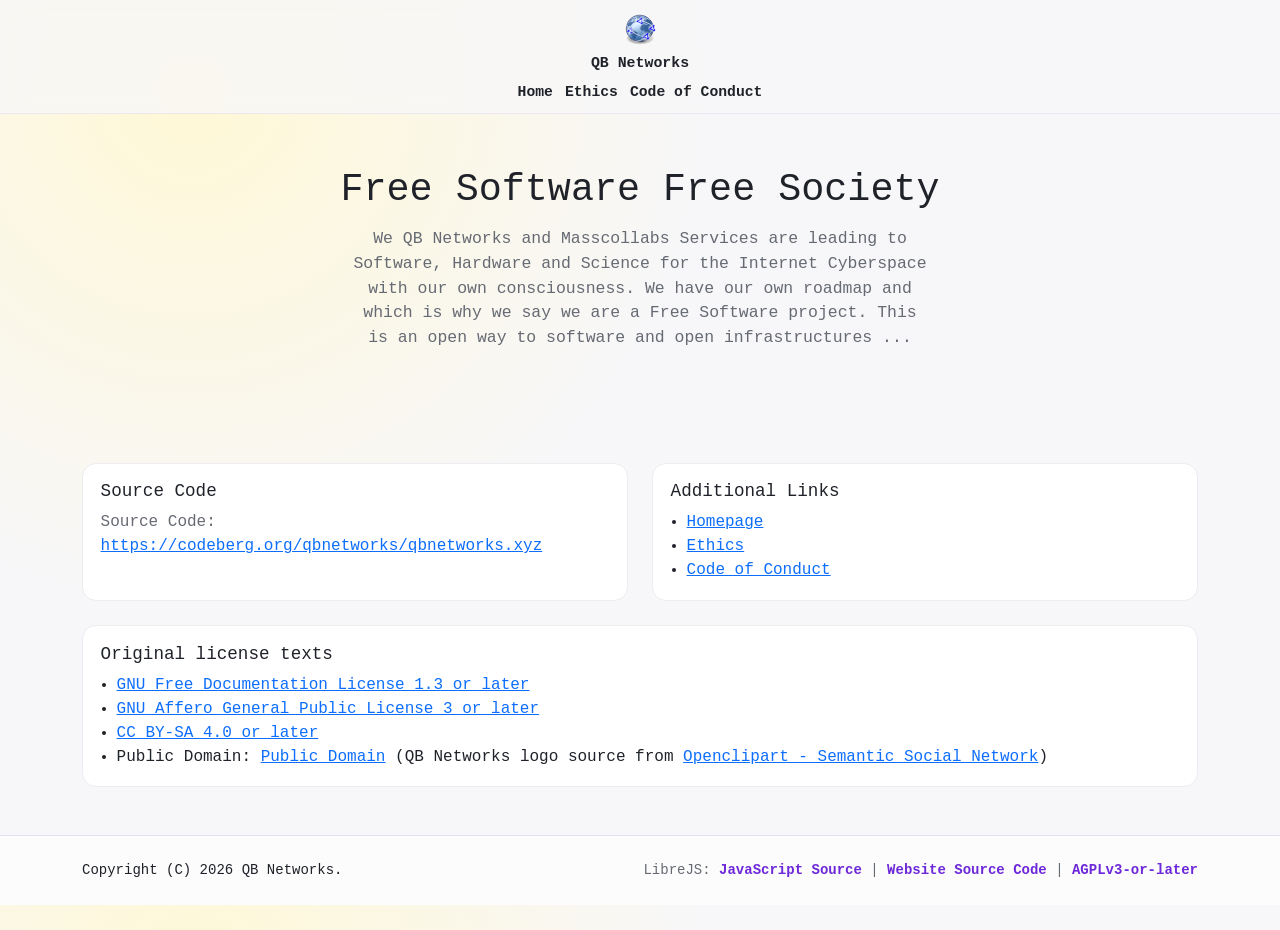
<file: index.html>
<!doctype html>
<!--
QB Networks - modern and mobile-friendly promotional website.
Copyright (C) 2026 QB Networks

This program is free software: you can redistribute it and/or modify
it under the terms of the GNU Affero General Public License as published
by the Free Software Foundation, either version 3 of the License, or
(at your option) any later version.

This program is distributed in the hope that it will be useful,
but WITHOUT ANY WARRANTY; without even the implied warranty of
MERCHANTABILITY or FITNESS FOR A PARTICULAR PURPOSE. See the
GNU Affero General Public License for more details.

You should have received a copy of the GNU Affero General Public License
along with this program. If not, see <https://www.gnu.org/licenses/>.
-->
<html lang="en-US">
<head>
  <meta charset="utf-8">
  <meta name="viewport" content="width=device-width, initial-scale=1">
  <title>QB Networks - Modern Web Experience</title>
  <meta name="description" content="A modern, mobile-friendly landing page with a yellow, purple, gray, and white design system.">

  <!-- Bootstrap CSS (layout and responsive helpers only) -->
  <link
    href="https://cdn.jsdelivr.net/npm/bootstrap@5.3.3/dist/css/bootstrap.min.css"
    rel="stylesheet"
    integrity="sha384-QWTKZyjpPEjISv5WaRU9OFeRpok6YctnYmDr5pNlyT2bRjXh0JMhjY6hW+ALEwIH"
    crossorigin="anonymous"
  >

  <link rel="stylesheet" href="styles.css">
  <link rel="icon" type="image/svg+xml" href="img/qbnetworks400x400.svg">
  <link rel="jslicense" href="#jslicense-labels1">
</head>
<body>
  <div class="bg-orb orb-a" aria-hidden="true"></div>
  <div class="bg-orb orb-b" aria-hidden="true"></div>

  <header class="site-header" id="top">
    <nav class="container py-3">
      <div class="header-stack">
        <a class="brand" href="index.html" aria-label="Home page">
          <img class="brand-mark" src="img/qbnetworks400x400.svg" alt="" aria-hidden="true">
          <span class="brand-text">QB Networks</span>
        </a>

        <button id="menuButton" class="menu-btn" aria-expanded="false" aria-controls="mainMenu">
          Menu
        </button>

        <ul id="mainMenu" class="menu-list">
          <li><a href="#top">Home</a></li>
          <li><a href="ethics.html">Ethics</a></li>
          <li><a href="coc.html">Code of Conduct</a></li>
        </ul>
      </div>
    </nav>
  </header>

  <main>
    <section class="hero-section container py-5 py-lg-6">
      <div class="row align-items-center justify-content-center g-4">
        <div class="col-lg-8 reveal">
          <h1 class="hero-title">Free Software Free Society</h1>
          <p class="hero-subtitle">
            We QB Networks and Masscollabs Services are leading to Software, Hardware and Science for the Internet Cyberspace with our own consciousness. We have our own roadmap and which is why we say we are a Free Software project. This is an open way to software and open infrastructures ...
          </p>

        </div>

      </div>
    </section>

    <section id="license" class="container py-5 pb-6">
      <div class="row g-4">
        <div class="col-lg-6 reveal">
          <article class="feature-card">
            <h3>Source Code</h3>
            <p class="mb-0">Source Code: <a href="https://codeberg.org/qbnetworks/qbnetworks.xyz">https://codeberg.org/qbnetworks/qbnetworks.xyz</a></p>
          </article>
        </div>
        <div class="col-lg-6 reveal">
          <article class="feature-card">
            <h3>Additional Links</h3>
            <ul class="mb-0 ps-3">
              <li><a href="index.html">Homepage</a></li>
              <li><a href="ethics.html">Ethics</a></li>
              <li><a href="coc.html">Code of Conduct</a></li>
            </ul>
          </article>
        </div>
        <div class="col-lg-12 reveal">
          <article class="feature-card">
            <h3>Original license texts</h3>
            <ul class="mb-0 ps-3">
              <li><a href="https://www.gnu.org/licenses/fdl-1.3.html" target="_blank" rel="noopener noreferrer">GNU Free Documentation License 1.3 or later</a></li>
              <li><a href="https://www.gnu.org/licenses/agpl-3.0.html" target="_blank" rel="noopener noreferrer">GNU Affero General Public License 3 or later</a></li>
              <li><a href="https://creativecommons.org/licenses/by-sa/4.0/deed.en" target="_blank" rel="noopener noreferrer">CC BY-SA 4.0 or later</a></li>
              <li>Public Domain: <a href="https://creativecommons.org/publicdomain/mark/1.0/" target="_blank" rel="noopener noreferrer">Public Domain</a> (QB Networks logo source from <a href="https://openclipart.org/detail/62191/semantic-social-network" target="_blank" rel="noopener noreferrer">Openclipart - Semantic Social Network</a>)</li>
            </ul>
          </article>
        </div>
      </div>
    </section>
  </main>

  <footer class="site-footer py-4">
    <div class="container d-flex flex-column flex-md-row justify-content-between gap-2">
      <small>Copyright (C) 2026 QB Networks.</small>
      <small class="footer-meta">
        LibreJS: <a href="script.js">JavaScript Source</a> |
        <a href="https://codeberg.org/qbnetworks/qbnetworks.xyz">Website Source Code</a> |
        <a href="https://www.gnu.org/licenses/agpl-3.0.html">AGPLv3-or-later</a>
      </small>
    </div>
  </footer>

  <!-- LibreJS JavaScript license information -->
  <table id="jslicense-labels1" class="visually-hidden" aria-hidden="true">
    <tr>
      <td><a href="script.js">script.js</a></td>
      <td><a href="https://www.gnu.org/licenses/agpl-3.0.html">GNU AGPLv3 or later</a></td>
      <td><a href="script.js">Source</a></td>
    </tr>
  </table>

  <script src="script.js"></script>
</body>
</html>
</file>
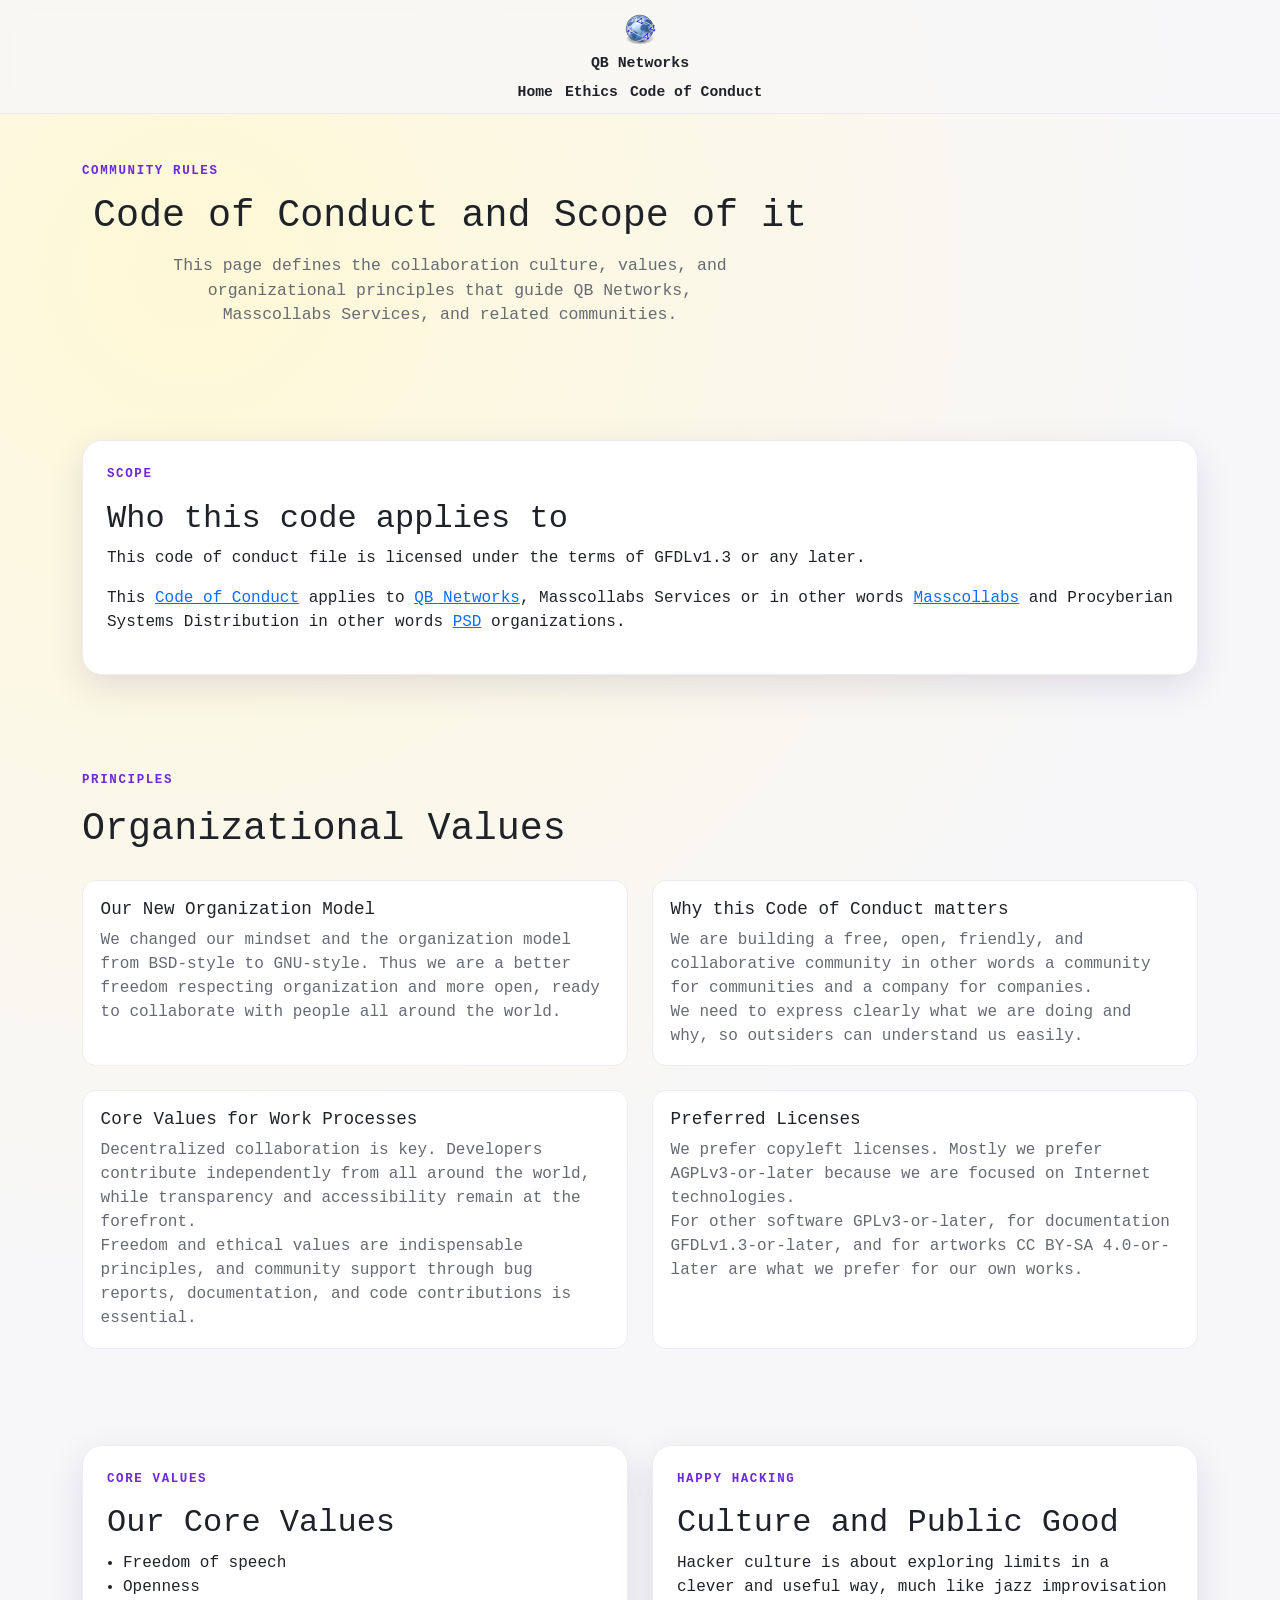
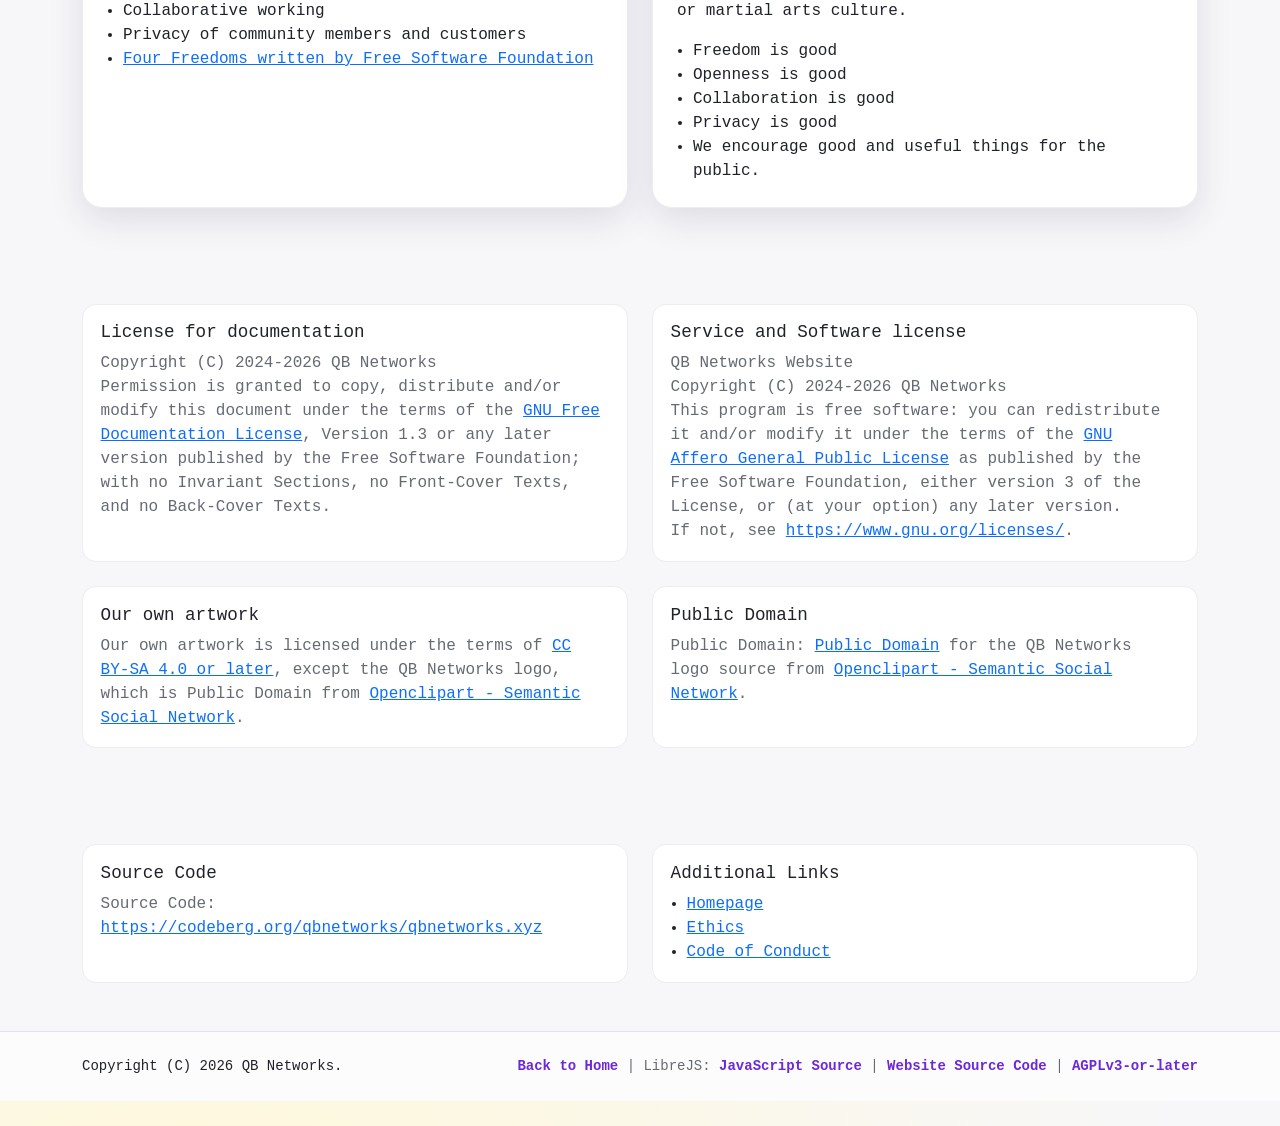
<file: coc.html>
<!doctype html>
<!--
QB Networks - modern and mobile-friendly promotional website.
Copyright (C) 2026 QB Networks

This program is free software: you can redistribute it and/or modify
it under the terms of the GNU Affero General Public License as published
by the Free Software Foundation, either version 3 of the License, or
(at your option) any later version.

This program is distributed in the hope that it will be useful,
but WITHOUT ANY WARRANTY; without even the implied warranty of
MERCHANTABILITY or FITNESS FOR A PARTICULAR PURPOSE. See the
GNU Affero General Public License for more details.

You should have received a copy of the GNU Affero General Public License
along with this program. If not, see <https://www.gnu.org/licenses/>.
-->
<html lang="en-US">
<head>
  <meta charset="utf-8">
  <meta name="viewport" content="width=device-width, initial-scale=1">
  <title>QB Networks - Code of Conduct</title>
  <meta name="description" content="QB Networks code of conduct, organizational values, and licensing notes.">

  <link
    href="https://cdn.jsdelivr.net/npm/bootstrap@5.3.3/dist/css/bootstrap.min.css"
    rel="stylesheet"
    integrity="sha384-QWTKZyjpPEjISv5WaRU9OFeRpok6YctnYmDr5pNlyT2bRjXh0JMhjY6hW+ALEwIH"
    crossorigin="anonymous"
  >

  <link rel="stylesheet" href="styles.css">
  <link rel="icon" type="image/svg+xml" href="img/qbnetworks400x400.svg">
  <link rel="jslicense" href="#jslicense-labels1">
</head>
<body>
  <div class="bg-orb orb-a" aria-hidden="true"></div>
  <div class="bg-orb orb-b" aria-hidden="true"></div>

  <header class="site-header" id="top">
    <nav class="container py-3">
      <div class="header-stack">
        <a class="brand" href="index.html" aria-label="Home page">
          <img class="brand-mark" src="img/qbnetworks400x400.svg" alt="" aria-hidden="true">
          <span class="brand-text">QB Networks</span>
        </a>

        <button id="menuButton" class="menu-btn" aria-expanded="false" aria-controls="mainMenu">
          Menu
        </button>

        <ul id="mainMenu" class="menu-list">
          <li><a href="index.html">Home</a></li>
          <li><a href="ethics.html">Ethics</a></li>
          <li><a href="coc.html">Code of Conduct</a></li>
        </ul>
      </div>
    </nav>
  </header>

  <main>
    <section class="hero-section container py-5 py-lg-6">
      <div class="row align-items-center g-4">
        <div class="col-lg-8 reveal">
          <p class="eyebrow">Community Rules</p>
          <h1 class="hero-title">Code of Conduct and Scope of it</h1>
          <p class="hero-subtitle">
            This page defines the collaboration culture, values, and organizational principles
            that guide QB Networks, Masscollabs Services, and related communities.
          </p>
        </div>
      </div>
    </section>

    <section class="container py-5">
      <div class="row g-4">
        <div class="col-lg-12 reveal">
          <div class="contact-info">
            <p class="eyebrow">Scope</p>
            <h2>Who this code applies to</h2>
            <p>This code of conduct file is licensed under the terms of GFDLv1.3 or any later.</p>
            <p>
              This <a href="https://codeberg.org/masscollabs/masscollabs/src/branch/master/CODE_OF_CONDUCT.md" target="_blank" rel="noopener noreferrer">Code of Conduct</a>
              applies to <a href="https://source.masscollabs.xyz/qbnetworks" target="_blank" rel="noopener noreferrer">QB Networks</a>,
              Masscollabs Services or in other words <a href="https://source.masscollabs.xyz/masscollabs" target="_blank" rel="noopener noreferrer">Masscollabs</a>
              and Procyberian Systems Distribution in other words <a href="https://source.masscollabs.xyz/procyberian" target="_blank" rel="noopener noreferrer">PSD</a> organizations.
            </p>
          </div>
        </div>
      </div>
    </section>

    <section class="container py-5">
      <div class="section-head reveal">
        <p class="eyebrow">Principles</p>
        <h2>Organizational Values</h2>
      </div>

      <div class="row g-4 mt-1">
        <div class="col-md-6 reveal">
          <article class="feature-card">
            <h3>Our New Organization Model</h3>
            <p>We changed our mindset and the organization model from BSD-style to GNU-style. Thus we are a better freedom respecting organization and more open, ready to collaborate with people all around the world.</p>
          </article>
        </div>
        <div class="col-md-6 reveal">
          <article class="feature-card">
            <h3>Why this Code of Conduct matters</h3>
            <p>We are building a free, open, friendly, and collaborative community in other words a community for communities and a company for companies.</p>
            <p class="mb-0">We need to express clearly what we are doing and why, so outsiders can understand us easily.</p>
          </article>
        </div>
        <div class="col-md-6 reveal">
          <article class="feature-card">
            <h3>Core Values for Work Processes</h3>
            <p>Decentralized collaboration is key. Developers contribute independently from all around the world, while transparency and accessibility remain at the forefront.</p>
            <p class="mb-0">Freedom and ethical values are indispensable principles, and community support through bug reports, documentation, and code contributions is essential.</p>
          </article>
        </div>
        <div class="col-md-6 reveal">
          <article class="feature-card">
            <h3>Preferred Licenses</h3>
            <p>We prefer copyleft licenses. Mostly we prefer AGPLv3-or-later because we are focused on Internet technologies.</p>
            <p class="mb-0">For other software GPLv3-or-later, for documentation GFDLv1.3-or-later, and for artworks CC BY-SA 4.0-or-later are what we prefer for our own works.</p>
          </article>
        </div>
      </div>
    </section>

    <section class="container py-5">
      <div class="row g-4 align-items-stretch">
        <div class="col-lg-6 reveal">
          <div class="contact-info">
            <p class="eyebrow">Core Values</p>
            <h2>Our Core Values</h2>
            <ul class="ps-3 mb-0">
              <li>Freedom of speech</li>
              <li>Openness</li>
              <li>Collaborative working</li>
              <li>Privacy of community members and customers</li>
              <li><a href="https://www.gnu.org/philosophy/free-sw.en.html" target="_blank" rel="noopener noreferrer">Four Freedoms written by Free Software Foundation</a></li>
            </ul>
          </div>
        </div>

        <div class="col-lg-6 reveal">
          <div class="contact-form p-4">
            <p class="eyebrow">Happy Hacking</p>
            <h2>Culture and Public Good</h2>
            <p>Hacker culture is about exploring limits in a clever and useful way, much like jazz improvisation or martial arts culture.</p>
            <ul class="ps-3 mb-0">
              <li>Freedom is good</li>
              <li>Openness is good</li>
              <li>Collaboration is good</li>
              <li>Privacy is good</li>
              <li>We encourage good and useful things for the public.</li>
            </ul>
          </div>
        </div>
      </div>
    </section>

    <section class="container py-5 pb-6">
      <div class="row g-4">
        <div class="col-lg-6 reveal">
          <article class="feature-card">
            <h3>License for documentation</h3>
            <p>Copyright (C) 2024-2026 QB Networks</p>
            <p class="mb-0">Permission is granted to copy, distribute and/or modify this document under the terms of the <a href="https://www.gnu.org/licenses/fdl-1.3.html" target="_blank" rel="noopener noreferrer">GNU Free Documentation License</a>, Version 1.3 or any later version published by the Free Software Foundation; with no Invariant Sections, no Front-Cover Texts, and no Back-Cover Texts.</p>
          </article>
        </div>
        <div class="col-lg-6 reveal">
          <article class="feature-card">
            <h3>Service and Software license</h3>
            <p>QB Networks Website<br>Copyright (C) 2024-2026 QB Networks</p>
            <p>This program is free software: you can redistribute it and/or modify it under the terms of the <a href="https://www.gnu.org/licenses/agpl-3.0.html" target="_blank" rel="noopener noreferrer">GNU Affero General Public License</a> as published by the Free Software Foundation, either version 3 of the License, or (at your option) any later version.</p>
            <p class="mb-0">If not, see <a href="https://www.gnu.org/licenses/" target="_blank" rel="noopener noreferrer">https://www.gnu.org/licenses/</a>.</p>
          </article>
        </div>
        <div class="col-lg-6 reveal">
          <article class="feature-card">
            <h3>Our own artwork</h3>
            <p class="mb-0">Our own artwork is licensed under the terms of <a href="https://creativecommons.org/licenses/by-sa/4.0/deed.en" target="_blank" rel="noopener noreferrer">CC BY-SA 4.0 or later</a>, except the QB Networks logo, which is Public Domain from <a href="https://openclipart.org/detail/62191/semantic-social-network" target="_blank" rel="noopener noreferrer">Openclipart - Semantic Social Network</a>.</p>
          </article>
        </div>
        <div class="col-lg-6 reveal">
          <article class="feature-card">
            <h3>Public Domain</h3>
            <p class="mb-0">Public Domain: <a href="https://creativecommons.org/publicdomain/mark/1.0/" target="_blank" rel="noopener noreferrer">Public Domain</a> for the QB Networks logo source from <a href="https://openclipart.org/detail/62191/semantic-social-network" target="_blank" rel="noopener noreferrer">Openclipart - Semantic Social Network</a>.</p>
          </article>
        </div>
      </div>
    </section>

    <section id="license" class="container py-5 pb-6">
      <div class="row g-4">
        <div class="col-lg-6 reveal">
          <article class="feature-card">
            <h3>Source Code</h3>
            <p class="mb-0">Source Code: <a href="https://codeberg.org/qbnetworks/qbnetworks.xyz">https://codeberg.org/qbnetworks/qbnetworks.xyz</a></p>
          </article>
        </div>
        <div class="col-lg-6 reveal">
          <article class="feature-card">
            <h3>Additional Links</h3>
            <ul class="mb-0 ps-3">
              <li><a href="index.html">Homepage</a></li>
              <li><a href="ethics.html">Ethics</a></li>
              <li><a href="coc.html">Code of Conduct</a></li>
            </ul>
          </article>
        </div>
      </div>
    </section>
  </main>

  <footer class="site-footer py-4">
    <div class="container d-flex flex-column flex-md-row justify-content-between gap-2">
      <small>Copyright (C) 2026 QB Networks.</small>
      <small class="footer-meta">
        <a href="index.html">Back to Home</a> |
        LibreJS: <a href="script.js">JavaScript Source</a> |
        <a href="https://codeberg.org/qbnetworks/qbnetworks.xyz">Website Source Code</a> |
        <a href="https://www.gnu.org/licenses/agpl-3.0.html">AGPLv3-or-later</a>
      </small>
    </div>
  </footer>

  <table id="jslicense-labels1" class="visually-hidden" aria-hidden="true">
    <tr>
      <td><a href="script.js">script.js</a></td>
      <td><a href="https://www.gnu.org/licenses/agpl-3.0.html">GNU AGPLv3 or later</a></td>
      <td><a href="script.js">Source</a></td>
    </tr>
  </table>

  <script src="script.js"></script>
</body>
</html>
</file>
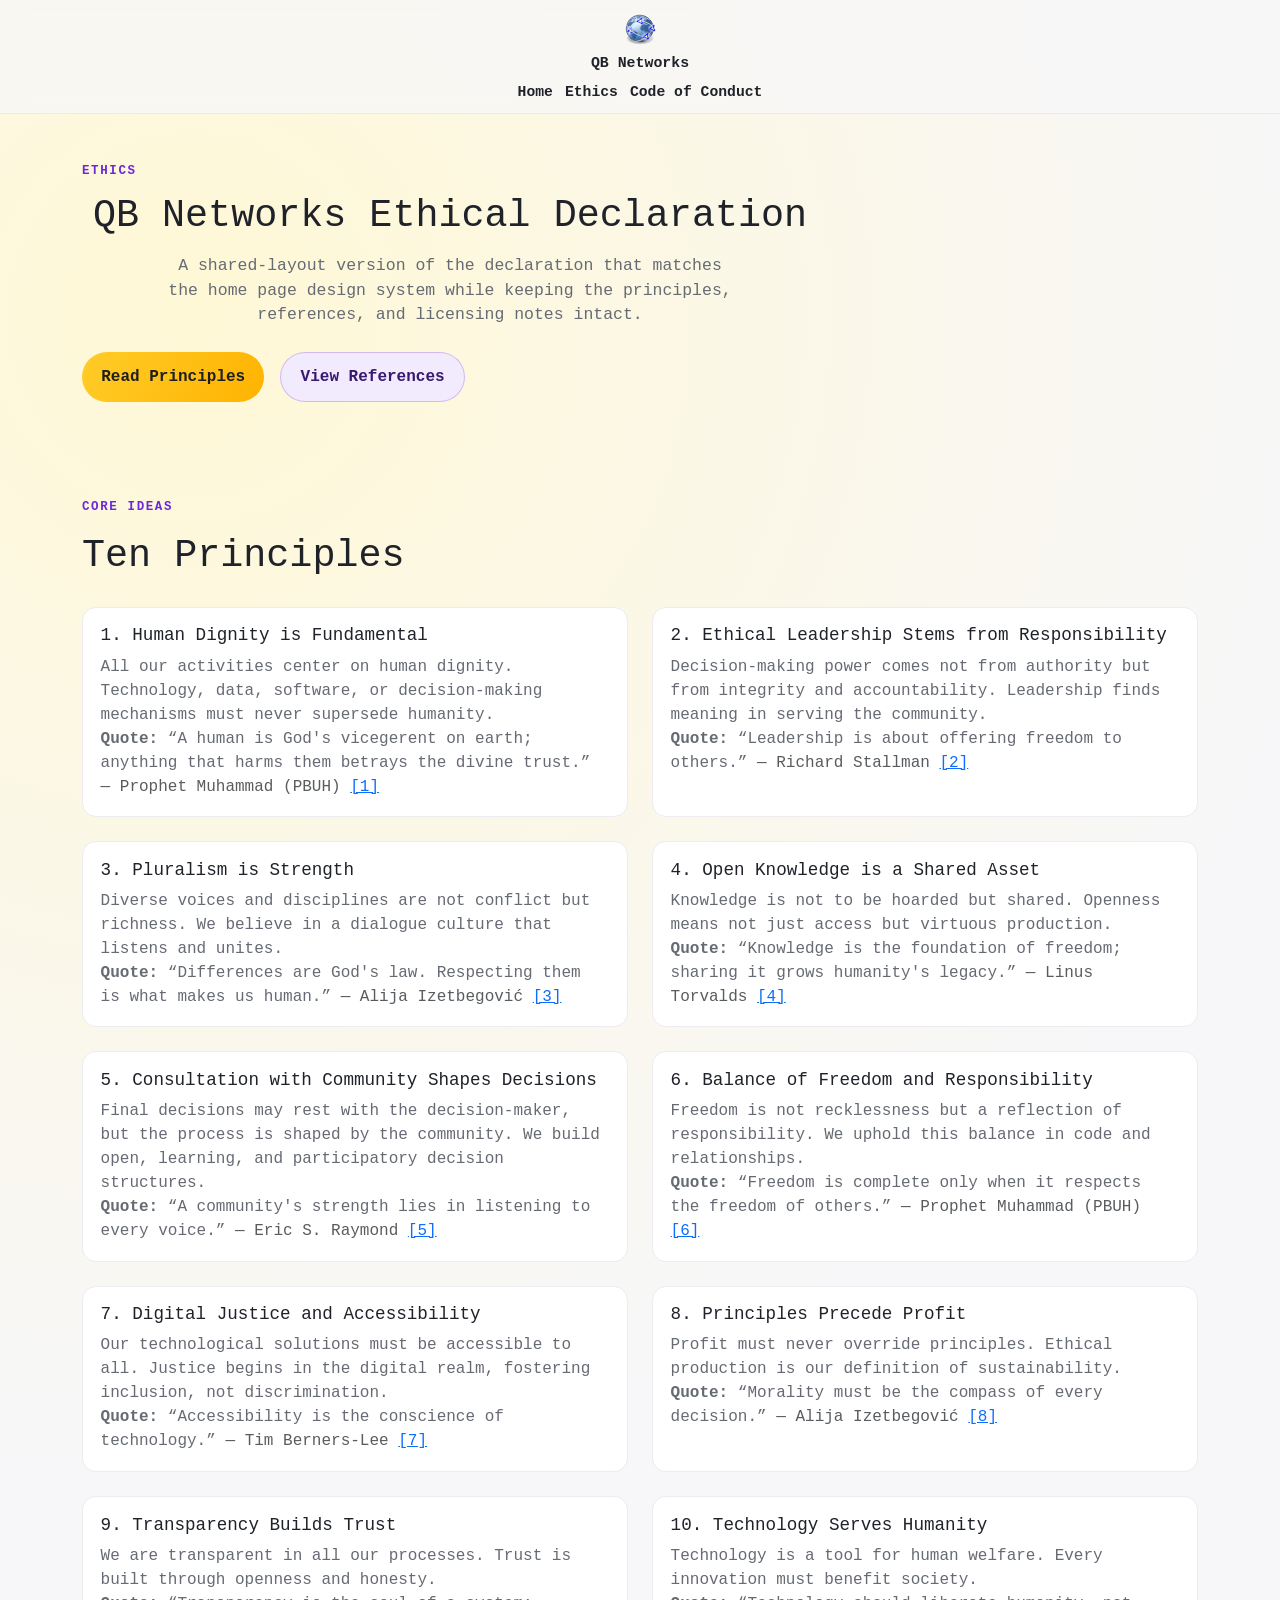
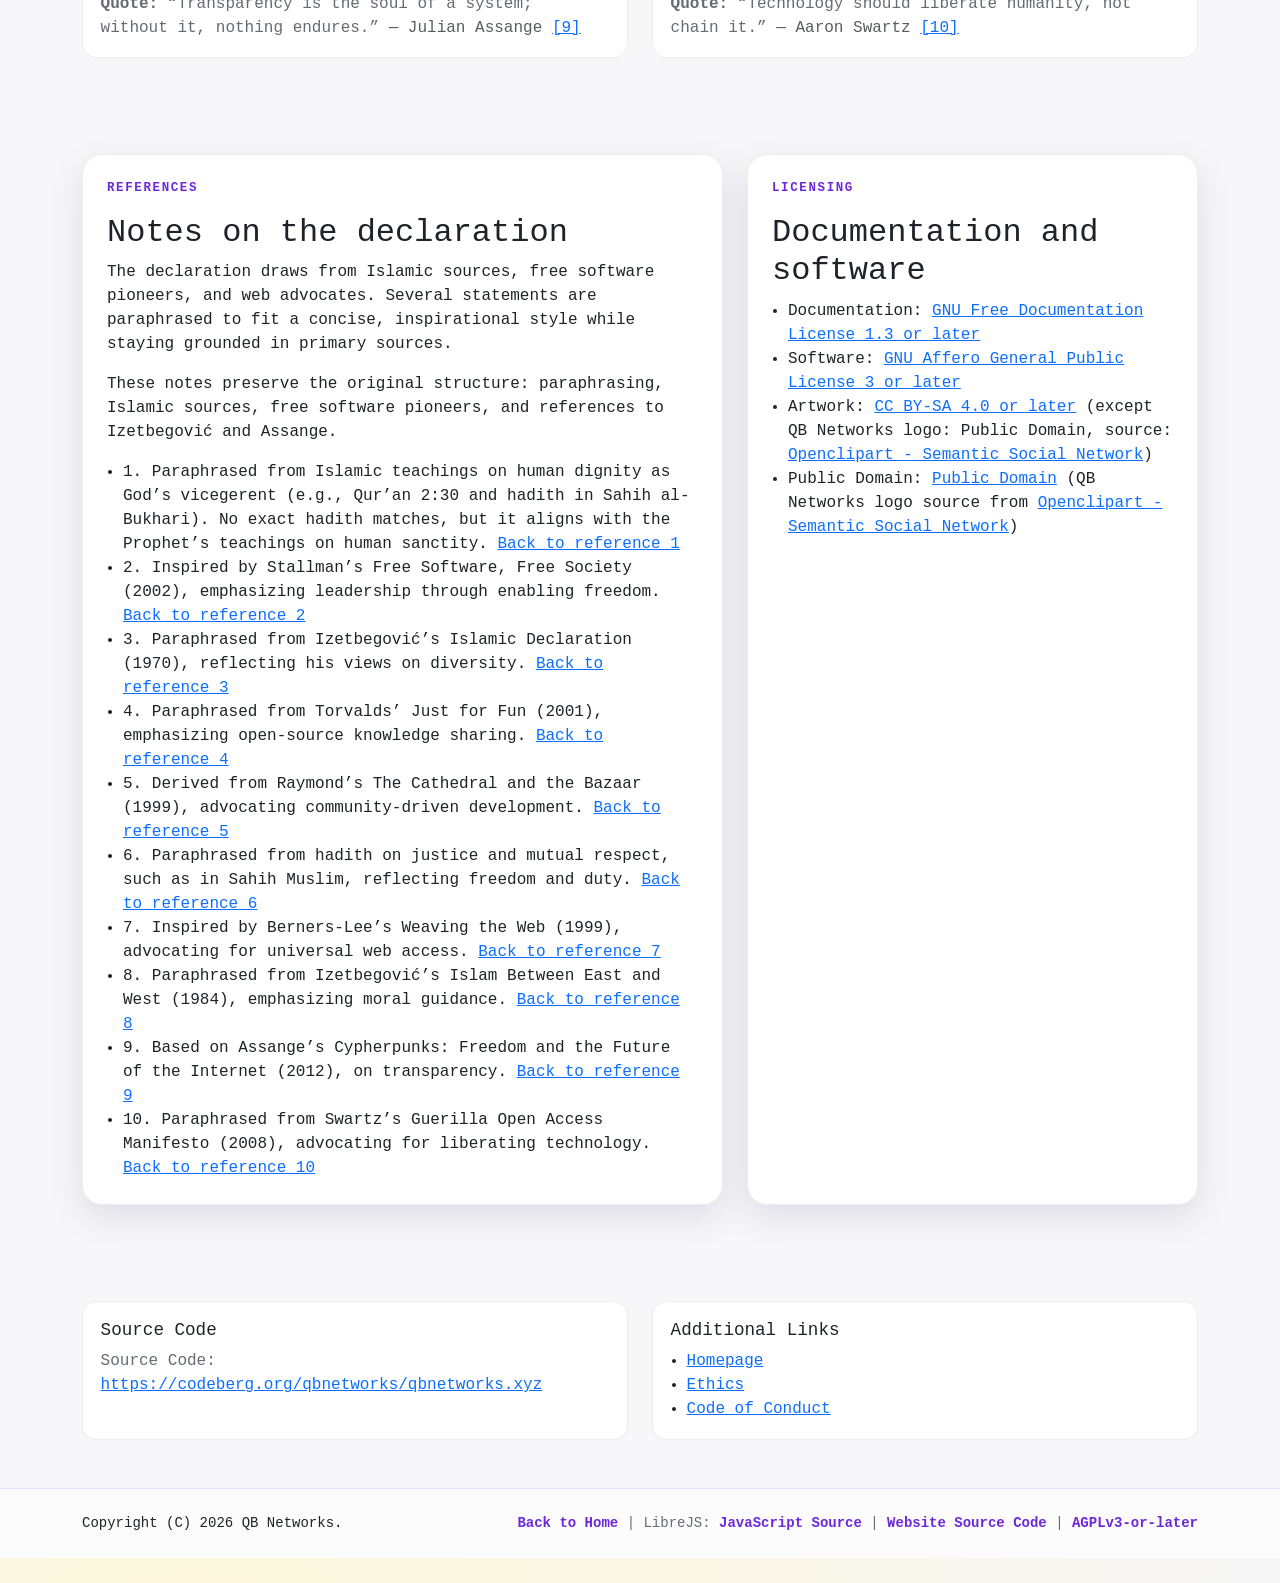
<file: ethics.html>
<!doctype html>
<!--
QB Networks - modern and mobile-friendly promotional website.
Copyright (C) 2026 QB Networks

This program is free software: you can redistribute it and/or modify
it under the terms of the GNU Affero General Public License as published
by the Free Software Foundation, either version 3 of the License, or
(at your option) any later version.

This program is distributed in the hope that it will be useful,
but WITHOUT ANY WARRANTY; without even the implied warranty of
MERCHANTABILITY or FITNESS FOR A PARTICULAR PURPOSE. See the
GNU Affero General Public License for more details.

You should have received a copy of the GNU Affero General Public License
along with this program. If not, see <https://www.gnu.org/licenses/>.
-->
<html lang="en-US">
<head>
  <meta charset="utf-8">
  <meta name="viewport" content="width=device-width, initial-scale=1">
  <title>QB Networks - Ethics</title>
  <meta name="description" content="QB Networks ethical declaration, principles, references, and licensing notes.">

  <link
    href="https://cdn.jsdelivr.net/npm/bootstrap@5.3.3/dist/css/bootstrap.min.css"
    rel="stylesheet"
    integrity="sha384-QWTKZyjpPEjISv5WaRU9OFeRpok6YctnYmDr5pNlyT2bRjXh0JMhjY6hW+ALEwIH"
    crossorigin="anonymous"
  >

  <link rel="stylesheet" href="styles.css">
  <link rel="icon" type="image/svg+xml" href="img/qbnetworks400x400.svg">
  <link rel="jslicense" href="#jslicense-labels1">
</head>
<body>
  <div class="bg-orb orb-a" aria-hidden="true"></div>
  <div class="bg-orb orb-b" aria-hidden="true"></div>

  <header class="site-header" id="top">
    <nav class="container py-3">
      <div class="header-stack">
        <a class="brand" href="index.html" aria-label="Home page">
          <img class="brand-mark" src="img/qbnetworks400x400.svg" alt="" aria-hidden="true">
          <span class="brand-text">QB Networks</span>
        </a>

        <button id="menuButton" class="menu-btn" aria-expanded="false" aria-controls="mainMenu">
          Menu
        </button>

        <ul id="mainMenu" class="menu-list">
          <li><a href="index.html">Home</a></li>
          <li><a href="ethics.html">Ethics</a></li>
          <li><a href="coc.html">Code of Conduct</a></li>
        </ul>
      </div>
    </nav>
  </header>

  <main>
    <section class="hero-section container py-5 py-lg-6">
      <div class="row align-items-center g-4">
        <div class="col-lg-8 reveal">
          <p class="eyebrow">Ethics</p>
          <h1 class="hero-title">QB Networks Ethical Declaration</h1>
          <p class="hero-subtitle">
            A shared-layout version of the declaration that matches the home page design
            system while keeping the principles, references, and licensing notes intact.
          </p>
          <div class="d-flex flex-wrap gap-3 mt-4">
            <a class="btn-primary-custom" href="#principles">Read Principles</a>
            <a class="btn-secondary-custom" href="#references">View References</a>
          </div>
        </div>
      </div>
    </section>

    <section id="principles" class="container py-5">
      <div class="section-head reveal">
        <p class="eyebrow">Core Ideas</p>
        <h2>Ten Principles</h2>
      </div>

      <div class="row g-4 mt-1">
        <div class="col-md-6 reveal">
          <article class="feature-card" id="principle-1">
            <h3>1. Human Dignity is Fundamental</h3>
            <p>All our activities center on human dignity. Technology, data, software, or decision-making mechanisms must never supersede humanity.</p>
            <p class="mb-0"><strong>Quote:</strong> “A human is God's vicegerent on earth; anything that harms them betrays the divine trust.” <span class="text-muted">— Prophet Muhammad (PBUH) <a id="reference-1" href="#ref-1" aria-label="Reference 1">[1]</a></span></p>
          </article>
        </div>
        <div class="col-md-6 reveal">
          <article class="feature-card" id="principle-2">
            <h3>2. Ethical Leadership Stems from Responsibility</h3>
            <p>Decision-making power comes not from authority but from integrity and accountability. Leadership finds meaning in serving the community.</p>
            <p class="mb-0"><strong>Quote:</strong> “Leadership is about offering freedom to others.” <span class="text-muted">— Richard Stallman <a id="reference-2" href="#ref-2" aria-label="Reference 2">[2]</a></span></p>
          </article>
        </div>
        <div class="col-md-6 reveal">
          <article class="feature-card" id="principle-3">
            <h3>3. Pluralism is Strength</h3>
            <p>Diverse voices and disciplines are not conflict but richness. We believe in a dialogue culture that listens and unites.</p>
            <p class="mb-0"><strong>Quote:</strong> “Differences are God's law. Respecting them is what makes us human.” <span class="text-muted">— Alija Izetbegović <a id="reference-3" href="#ref-3" aria-label="Reference 3">[3]</a></span></p>
          </article>
        </div>
        <div class="col-md-6 reveal">
          <article class="feature-card" id="principle-4">
            <h3>4. Open Knowledge is a Shared Asset</h3>
            <p>Knowledge is not to be hoarded but shared. Openness means not just access but virtuous production.</p>
            <p class="mb-0"><strong>Quote:</strong> “Knowledge is the foundation of freedom; sharing it grows humanity's legacy.” <span class="text-muted">— Linus Torvalds <a id="reference-4" href="#ref-4" aria-label="Reference 4">[4]</a></span></p>
          </article>
        </div>
        <div class="col-md-6 reveal">
          <article class="feature-card" id="principle-5">
            <h3>5. Consultation with Community Shapes Decisions</h3>
            <p>Final decisions may rest with the decision-maker, but the process is shaped by the community. We build open, learning, and participatory decision structures.</p>
            <p class="mb-0"><strong>Quote:</strong> “A community's strength lies in listening to every voice.” <span class="text-muted">— Eric S. Raymond <a id="reference-5" href="#ref-5" aria-label="Reference 5">[5]</a></span></p>
          </article>
        </div>
        <div class="col-md-6 reveal">
          <article class="feature-card" id="principle-6">
            <h3>6. Balance of Freedom and Responsibility</h3>
            <p>Freedom is not recklessness but a reflection of responsibility. We uphold this balance in code and relationships.</p>
            <p class="mb-0"><strong>Quote:</strong> “Freedom is complete only when it respects the freedom of others.” <span class="text-muted">— Prophet Muhammad (PBUH) <a id="reference-6" href="#ref-6" aria-label="Reference 6">[6]</a></span></p>
          </article>
        </div>
        <div class="col-md-6 reveal">
          <article class="feature-card" id="principle-7">
            <h3>7. Digital Justice and Accessibility</h3>
            <p>Our technological solutions must be accessible to all. Justice begins in the digital realm, fostering inclusion, not discrimination.</p>
            <p class="mb-0"><strong>Quote:</strong> “Accessibility is the conscience of technology.” <span class="text-muted">— Tim Berners-Lee <a id="reference-7" href="#ref-7" aria-label="Reference 7">[7]</a></span></p>
          </article>
        </div>
        <div class="col-md-6 reveal">
          <article class="feature-card" id="principle-8">
            <h3>8. Principles Precede Profit</h3>
            <p>Profit must never override principles. Ethical production is our definition of sustainability.</p>
            <p class="mb-0"><strong>Quote:</strong> “Morality must be the compass of every decision.” <span class="text-muted">— Alija Izetbegović <a id="reference-8" href="#ref-8" aria-label="Reference 8">[8]</a></span></p>
          </article>
        </div>
        <div class="col-md-6 reveal">
          <article class="feature-card" id="principle-9">
            <h3>9. Transparency Builds Trust</h3>
            <p>We are transparent in all our processes. Trust is built through openness and honesty.</p>
            <p class="mb-0"><strong>Quote:</strong> “Transparency is the soul of a system; without it, nothing endures.” <span class="text-muted">— Julian Assange <a id="reference-9" href="#ref-9" aria-label="Reference 9">[9]</a></span></p>
          </article>
        </div>
        <div class="col-md-6 reveal">
          <article class="feature-card" id="principle-10">
            <h3>10. Technology Serves Humanity</h3>
            <p>Technology is a tool for human welfare. Every innovation must benefit society.</p>
            <p class="mb-0"><strong>Quote:</strong> “Technology should liberate humanity, not chain it.” <span class="text-muted">— Aaron Swartz <a id="reference-10" href="#ref-10" aria-label="Reference 10">[10]</a></span></p>
          </article>
        </div>
      </div>
    </section>

    <section id="references" class="container py-5">
      <div class="row g-4 align-items-stretch">
        <div class="col-lg-7 reveal">
          <div class="contact-info">
            <p class="eyebrow">References</p>
            <h2>Notes on the declaration</h2>
            <p>The declaration draws from Islamic sources, free software pioneers, and web advocates. Several statements are paraphrased to fit a concise, inspirational style while staying grounded in primary sources.</p>
            <p>These notes preserve the original structure: paraphrasing, Islamic sources, free software pioneers, and references to Izetbegović and Assange.</p>
            <ul class="ps-3 mb-0">
              <li id="ref-1">1. Paraphrased from Islamic teachings on human dignity as God’s vicegerent (e.g., Qur’an 2:30 and hadith in Sahih al-Bukhari). No exact hadith matches, but it aligns with the Prophet’s teachings on human sanctity. <a href="#principle-1" aria-label="Back to reference 1">Back to reference 1</a></li>
              <li id="ref-2">2. Inspired by Stallman’s Free Software, Free Society (2002), emphasizing leadership through enabling freedom. <a href="#principle-2" aria-label="Back to reference 2">Back to reference 2</a></li>
              <li id="ref-3">3. Paraphrased from Izetbegović’s Islamic Declaration (1970), reflecting his views on diversity. <a href="#principle-3" aria-label="Back to reference 3">Back to reference 3</a></li>
              <li id="ref-4">4. Paraphrased from Torvalds’ Just for Fun (2001), emphasizing open-source knowledge sharing. <a href="#principle-4" aria-label="Back to reference 4">Back to reference 4</a></li>
              <li id="ref-5">5. Derived from Raymond’s The Cathedral and the Bazaar (1999), advocating community-driven development. <a href="#principle-5" aria-label="Back to reference 5">Back to reference 5</a></li>
              <li id="ref-6">6. Paraphrased from hadith on justice and mutual respect, such as in Sahih Muslim, reflecting freedom and duty. <a href="#principle-6" aria-label="Back to reference 6">Back to reference 6</a></li>
              <li id="ref-7">7. Inspired by Berners-Lee’s Weaving the Web (1999), advocating for universal web access. <a href="#principle-7" aria-label="Back to reference 7">Back to reference 7</a></li>
              <li id="ref-8">8. Paraphrased from Izetbegović’s Islam Between East and West (1984), emphasizing moral guidance. <a href="#principle-8" aria-label="Back to reference 8">Back to reference 8</a></li>
              <li id="ref-9">9. Based on Assange’s Cypherpunks: Freedom and the Future of the Internet (2012), on transparency. <a href="#principle-9" aria-label="Back to reference 9">Back to reference 9</a></li>
              <li id="ref-10">10. Paraphrased from Swartz’s Guerilla Open Access Manifesto (2008), advocating for liberating technology. <a href="#principle-10" aria-label="Back to reference 10">Back to reference 10</a></li>
            </ul>
          </div>
        </div>

        <div class="col-lg-5 reveal">
          <div class="contact-form p-4">
            <p class="eyebrow">Licensing</p>
            <h2>Documentation and software</h2>
            <ul class="mb-0 ps-3">
              <li>Documentation: <a href="https://www.gnu.org/licenses/fdl-1.3.html" target="_blank" rel="noopener noreferrer">GNU Free Documentation License 1.3 or later</a></li>
              <li>Software: <a href="https://www.gnu.org/licenses/agpl-3.0.html" target="_blank" rel="noopener noreferrer">GNU Affero General Public License 3 or later</a></li>
              <li>Artwork: <a href="https://creativecommons.org/licenses/by-sa/4.0/deed.en" target="_blank" rel="noopener noreferrer">CC BY-SA 4.0 or later</a> (except QB Networks logo: Public Domain, source: <a href="https://openclipart.org/detail/62191/semantic-social-network" target="_blank" rel="noopener noreferrer">Openclipart - Semantic Social Network</a>)</li>
              <li>Public Domain: <a href="https://creativecommons.org/publicdomain/mark/1.0/" target="_blank" rel="noopener noreferrer">Public Domain</a> (QB Networks logo source from <a href="https://openclipart.org/detail/62191/semantic-social-network" target="_blank" rel="noopener noreferrer">Openclipart - Semantic Social Network</a>)</li>
            </ul>
          </div>
        </div>
      </div>
    </section>

    <section id="license" class="container py-5 pb-6">
      <div class="row g-4">
        <div class="col-lg-6 reveal">
          <article class="feature-card">
            <h3>Source Code</h3>
            <p class="mb-0">Source Code: <a href="https://codeberg.org/qbnetworks/qbnetworks.xyz">https://codeberg.org/qbnetworks/qbnetworks.xyz</a></p>
          </article>
        </div>
        <div class="col-lg-6 reveal">
          <article class="feature-card">
            <h3>Additional Links</h3>
            <ul class="mb-0 ps-3">
              <li><a href="index.html">Homepage</a></li>
              <li><a href="ethics.html">Ethics</a></li>
              <li><a href="coc.html">Code of Conduct</a></li>
            </ul>
          </article>
        </div>
      </div>
    </section>
  </main>

  <footer class="site-footer py-4">
    <div class="container d-flex flex-column flex-md-row justify-content-between gap-2">
      <small>Copyright (C) 2026 QB Networks.</small>
      <small class="footer-meta">
        <a href="index.html">Back to Home</a> |
        LibreJS: <a href="script.js">JavaScript Source</a> |
        <a href="https://codeberg.org/qbnetworks/qbnetworks.xyz">Website Source Code</a> |
        <a href="https://www.gnu.org/licenses/agpl-3.0.html">AGPLv3-or-later</a>
      </small>
    </div>
  </footer>

  <table id="jslicense-labels1" class="visually-hidden" aria-hidden="true">
    <tr>
      <td><a href="script.js">script.js</a></td>
      <td><a href="https://www.gnu.org/licenses/agpl-3.0.html">GNU AGPLv3 or later</a></td>
      <td><a href="script.js">Source</a></td>
    </tr>
  </table>

  <script src="script.js"></script>
</body>
</html>
</file>
<file: styles.css>
/*
QB Networks - modern and mobile-friendly promotional website.
Copyright (C) 2026 QB Networks

This program is free software: you can redistribute it and/or modify
it under the terms of the GNU Affero General Public License as published
by the Free Software Foundation, either version 3 of the License, or
(at your option) any later version.

This program is distributed in the hope that it will be useful,
but WITHOUT ANY WARRANTY; without even the implied warranty of
MERCHANTABILITY or FITNESS FOR A PARTICULAR PURPOSE. See the
GNU Affero General Public License for more details.

You should have received a copy of the GNU Affero General Public License
along with this program. If not, see <https://www.gnu.org/licenses/>.
*/

:root {
  --bg: #f7f7f9;
  --white: #ffffff;
  --gray-100: #ececf1;
  --gray-500: #666a73;
  --gray-900: #1f2229;
  --yellow: #ffcc29;
  --yellow-strong: #ffb300;
  --purple: #6d28d9;
  --purple-soft: #8854e9;
  --radius-lg: 20px;
  --radius-md: 14px;
  --shadow-soft: 0 12px 35px rgba(49, 34, 79, 0.12);
}

* {
  box-sizing: border-box;
}

html,
body {
  margin: 0;
  padding: 0;
  background: radial-gradient(circle at 15% 10%, #fff8d6 0%, var(--bg) 38%),
              radial-gradient(circle at 85% 8%, #eee5ff 0%, transparent 35%),
              var(--bg);
  color: var(--gray-900);
  font-family: ui-monospace, "SFMono-Regular", Menlo, Monaco, Consolas, "Liberation Mono", "Courier New", monospace;
  scroll-behavior: smooth;
}

body {
  min-height: 100vh;
  position: relative;
  overflow-x: hidden;
}

.py-lg-6 {
  padding-top: 6rem;
  padding-bottom: 6rem;
}

.pb-6 {
  padding-bottom: 6rem;
}

.bg-orb {
  position: fixed;
  border-radius: 999px;
  filter: blur(50px);
  opacity: 0.35;
  z-index: -1;
}

.orb-a {
  width: 260px;
  height: 260px;
  background: var(--yellow);
  top: -70px;
  left: -50px;
}

.orb-b {
  width: 320px;
  height: 320px;
  background: var(--purple-soft);
  right: -100px;
  top: 120px;
}

.site-header {
  position: sticky;
  top: 0;
  z-index: 10;
  -webkit-backdrop-filter: blur(10px);
  backdrop-filter: blur(10px);
  background: rgba(247, 247, 249, 0.75);
  border-bottom: 1px solid rgba(109, 40, 217, 0.08);
  transition: box-shadow 0.25s ease;
}

.site-header nav.container {
  padding-top: 0.55rem !important;
  padding-bottom: 0.55rem !important;
}

.site-header.scrolled {
  box-shadow: 0 10px 30px rgba(0, 0, 0, 0.08);
}

.header-stack {
  display: flex;
  flex-direction: column;
  align-items: center;
  justify-content: center;
  gap: 0.35rem;
  width: fit-content;
  margin: 0 auto;
}

.brand {
  text-decoration: none;
  color: inherit;
  display: inline-flex;
  flex-direction: column;
  align-items: center;
  justify-content: center;
  text-align: center;
  gap: 0.2rem;
  font-weight: 700;
}

.brand-mark {
  width: 40px;
  height: 40px;
  border-radius: 0;
  display: block;
  object-fit: cover;
  background: transparent;
  box-shadow: none;
}

.brand-text {
  font-size: 0.93rem;
}

.menu-btn {
  display: none;
  border: 0;
  border-radius: 999px;
  background: var(--purple);
  color: var(--white);
  padding: 0.55rem 1rem;
}

.menu-list {
  list-style: none;
  margin: 0 auto;
  padding: 0;
  display: flex;
  align-items: center;
  justify-content: center;
  flex-wrap: wrap;
  gap: 0.75rem;
  width: fit-content;
}

.menu-list a {
  text-decoration: none;
  color: var(--gray-900);
  font-weight: 600;
  font-size: 0.92rem;
  position: relative;
}

.menu-list a::after {
  content: "";
  position: absolute;
  left: 0;
  bottom: -4px;
  width: 0;
  height: 2px;
  background: linear-gradient(to right, var(--yellow), var(--purple));
  transition: width 0.2s ease;
}

.menu-list a:hover::after,
.menu-list a:focus-visible::after {
  width: 100%;
}

.eyebrow {
  text-transform: uppercase;
  letter-spacing: 0.13em;
  font-size: 0.78rem;
  color: var(--purple);
  font-weight: 700;
}

.hero-title {
  font-size: clamp(1.5rem, 3vw, 2.4rem);
  line-height: 1.08;
  margin: 0.5rem 0 1rem;
  text-align: center;
}

.hero-subtitle {
  max-width: 58ch;
  color: var(--gray-500);
  font-size: 1.03rem;
  text-align: center;
  margin-left: auto;
  margin-right: auto;
}

.glass-card {
  background: rgba(255, 255, 255, 0.72);
  border: 1px solid rgba(109, 40, 217, 0.15);
  border-radius: var(--radius-lg);
  box-shadow: var(--shadow-soft);
  -webkit-backdrop-filter: blur(8px);
  backdrop-filter: blur(8px);
}

.hero-card {
  padding: 1.4rem;
}

.status-list {
  display: grid;
  gap: 0.7rem;
}

.status-item {
  display: flex;
  align-items: center;
  gap: 0.65rem;
  color: #2f3240;
}

.dot {
  width: 10px;
  height: 10px;
  border-radius: 999px;
  background: var(--yellow-strong);
  box-shadow: 0 0 0 5px rgba(255, 179, 0, 0.18);
}

.section-head h2 {
  margin-bottom: 0;
  font-size: clamp(1.6rem, 3vw, 2.4rem);
}

.feature-card {
  background: var(--white);
  border: 1px solid var(--gray-100);
  border-radius: var(--radius-md);
  padding: 1.1rem;
  height: 100%;
  transition: transform 0.2s ease, box-shadow 0.2s ease, border-color 0.2s ease;
}

.feature-card:hover {
  transform: translateY(-4px);
  border-color: rgba(109, 40, 217, 0.35);
  box-shadow: 0 10px 25px rgba(109, 40, 217, 0.08);
}

.feature-card h3 {
  font-size: 1.1rem;
  margin-bottom: 0.5rem;
}

.feature-card p {
  margin-bottom: 0;
  color: var(--gray-500);
}

.contact-info,
.contact-form {
  background: var(--white);
  border: 1px solid var(--gray-100);
  border-radius: var(--radius-lg);
  box-shadow: var(--shadow-soft);
  height: 100%;
}

.contact-info {
  padding: 1.5rem;
}

.contact-form {
  padding: 1.5rem;
}

.form-control {
  border-radius: 12px;
  border: 1px solid #d7d9de;
  padding: 0.65rem 0.8rem;
}

.form-control:focus {
  border-color: var(--purple-soft);
  box-shadow: 0 0 0 0.2rem rgba(109, 40, 217, 0.18);
}

.btn-primary-custom,
.btn-secondary-custom {
  display: inline-flex;
  align-items: center;
  justify-content: center;
  border-radius: 999px;
  text-decoration: none;
  border: 0;
  font-weight: 700;
  padding: 0.75rem 1.2rem;
}

.btn-primary-custom {
  background: linear-gradient(120deg, var(--yellow), var(--yellow-strong));
  color: #1f1f1f;
}

.btn-primary-custom:hover {
  filter: brightness(1.03);
}

.btn-secondary-custom {
  background: #f2eafd;
  color: #38196f;
  border: 1px solid rgba(109, 40, 217, 0.25);
}

.form-result {
  min-height: 1.5rem;
  color: var(--purple);
  font-weight: 600;
}

.site-footer {
  border-top: 1px solid rgba(109, 40, 217, 0.15);
  background: rgba(255, 255, 255, 0.62);
}

.footer-meta {
  color: var(--gray-500);
}

.footer-meta a {
  color: var(--purple);
  font-weight: 700;
  text-decoration: none;
}

.footer-meta a:hover,
.footer-meta a:focus-visible {
  text-decoration: underline;
}

.reveal {
  opacity: 0;
  transform: translateY(22px);
  transition: opacity 0.55s ease, transform 0.55s ease;
}

.reveal.visible {
  opacity: 1;
  transform: translateY(0);
}

/* Keep anchor targets visible below the sticky header when navigating by hash links. */
article[id^="principle-"],
li[id^="ref-"] {
  scroll-margin-top: 5.5rem;
}

article[id^="principle-"]:target,
li[id^="ref-"]:target {
  background: #fff4cc;
  border-radius: 8px;
}

@media (max-width: 991.98px) {
  .header-stack {
    width: 100%;
    align-items: center;
  }

  .brand {
    flex-direction: column;
    text-align: center;
    margin: 0 auto;
  }

  .menu-btn {
    display: none;
  }

  .menu-list {
    display: flex;
    flex-direction: row;
    flex-wrap: wrap;
    align-items: center;
    justify-content: center;
    gap: 1rem;
    width: auto;
    background: transparent;
    border: 0;
    box-shadow: none;
    padding: 0;
  }

  .menu-list {
    margin: 0 auto;
  }

  .menu-list a {
    display: block;
    width: auto;
    text-align: center;
    padding: 0.25rem 0.3rem;
    border-radius: 8px;
  }

  .menu-list a:hover,
  .menu-list a:focus-visible {
    background: #f6f0ff;
  }

}

@media (prefers-reduced-motion: reduce) {
  * {
    animation: none !important;
    transition: none !important;
    scroll-behavior: auto !important;
  }
}
</file>
